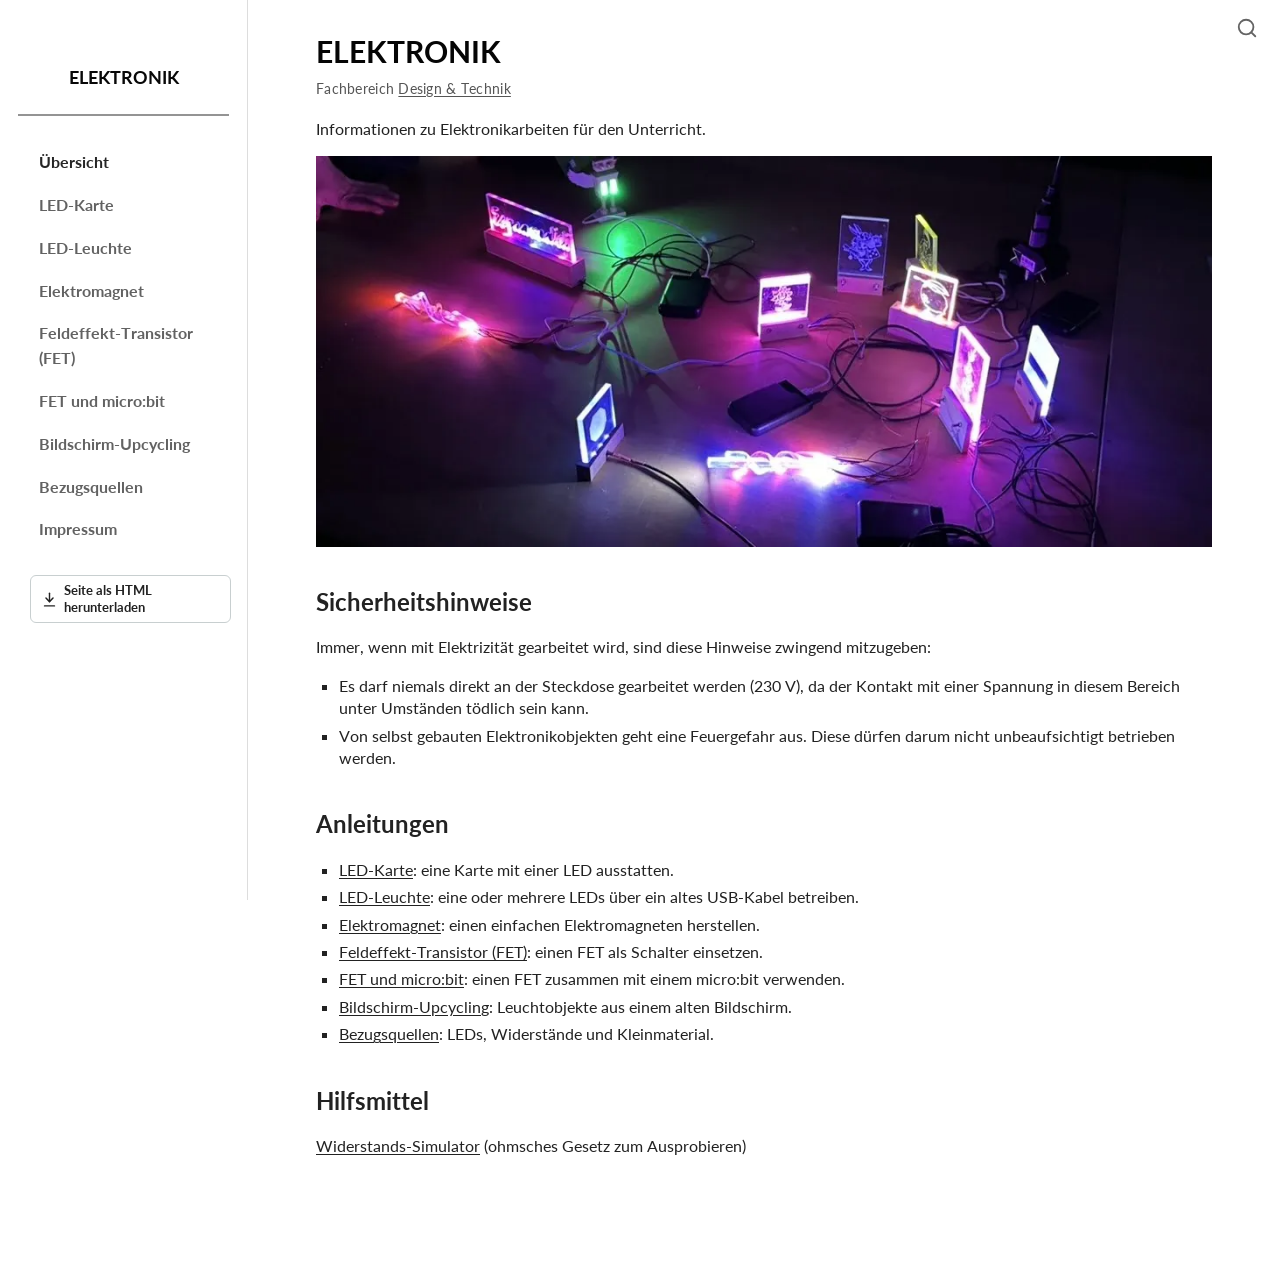
<file: index.html>
<!DOCTYPE html>
<html lang="de-CH">
<head>
<meta charset="utf-8">
<script>location.replace('elektronik.html' + location.hash);</script>
<noscript><meta http-equiv="refresh" content="0; url=elektronik.html"></noscript>
<title>Elektronik</title>
</head>
<body>
<p><a href="elektronik.html">Zur Seite Elektronik</a></p>
</body>
</html>
</file>
